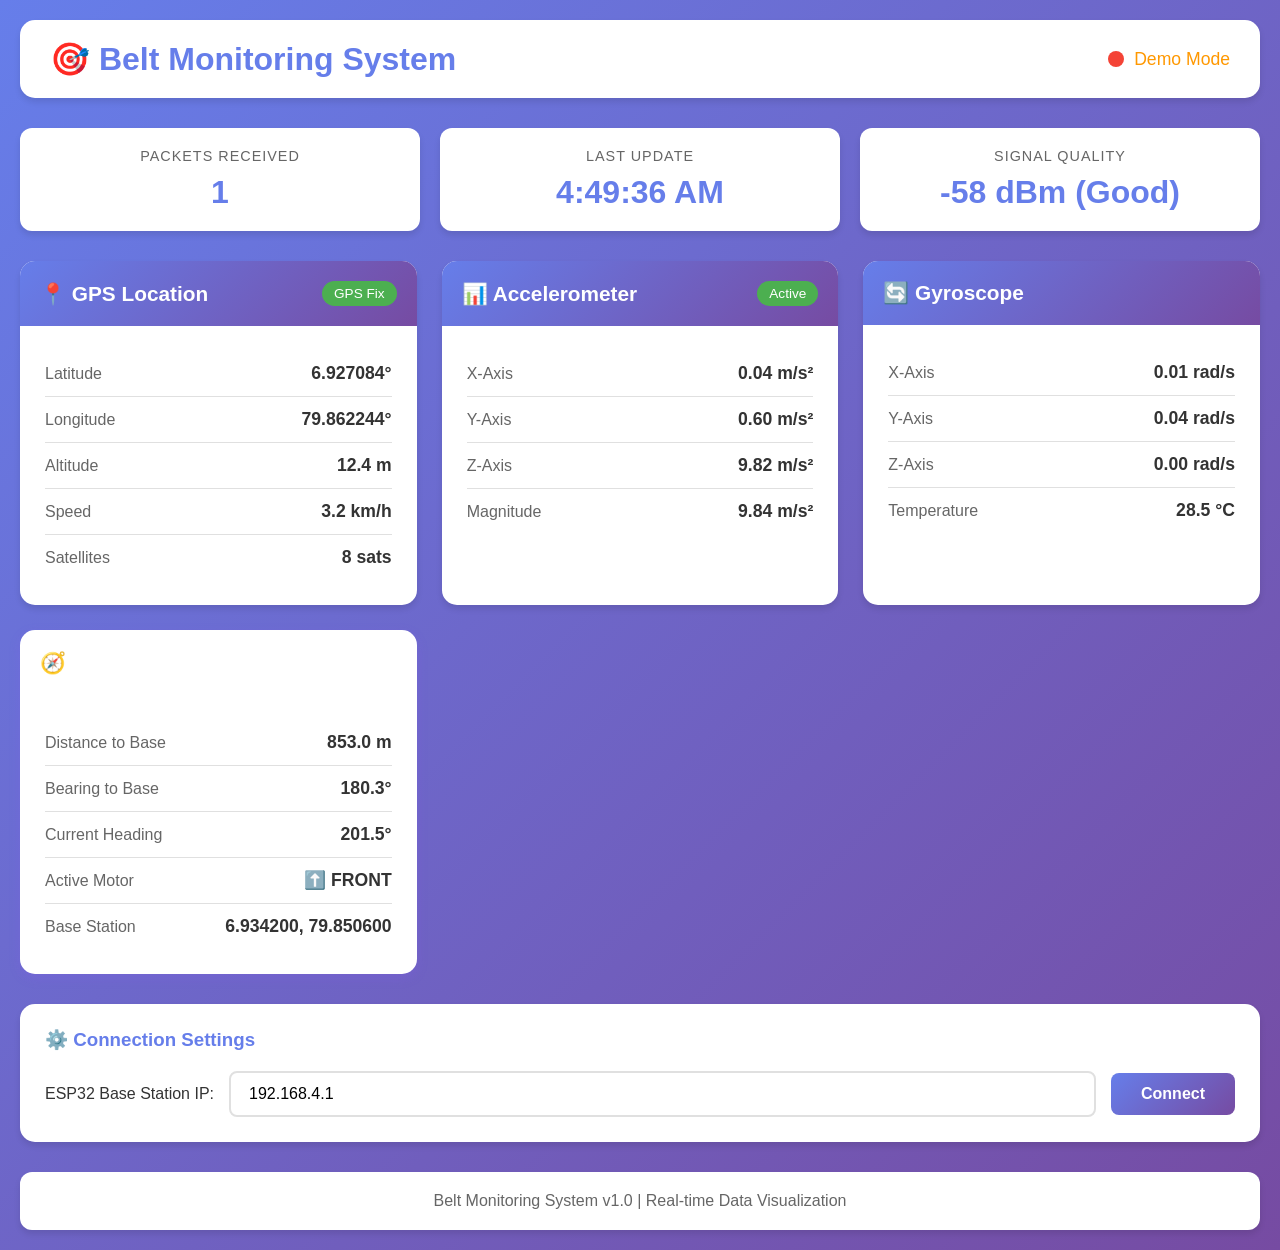
<file: frontend/index.html>
<!DOCTYPE html>
<html lang="en">
<head>
    <meta charset="UTF-8">
    <meta name="viewport" content="width=device-width, initial-scale=1.0">
    <title>Belt Monitoring Dashboard</title>
    <link rel="stylesheet" href="styles.css">
</head>
<body>
    <div class="container">
        <header>
            <h1>🎯 Belt Monitoring System</h1>
            <div class="connection-info">
                <span id="connectionStatus" class="status-dot disconnected"></span>
                <span id="connectionText">Disconnected</span>
            </div>
        </header>

        <!-- Status Bar -->
        <div class="status-bar">
            <div class="status-card">
                <div class="status-label">Packets Received</div>
                <div class="status-value" id="packetsReceived">0</div>
            </div>
            <div class="status-card">
                <div class="status-label">Last Update</div>
                <div class="status-value" id="lastUpdate">Never</div>
            </div>
            <div class="status-card">
                <div class="status-label">Signal Quality</div>
                <div class="status-value" id="signalQuality">--</div>
            </div>
        </div>

        <!-- Main Dashboard Grid -->
        <div class="dashboard-grid">
            <!-- GPS Card -->
            <div class="card">
                <div class="card-header">
                    <h2>📍 GPS Location</h2>
                    <span class="badge" id="gpsBadge">Waiting...</span>
                </div>
                <div class="card-body">
                    <div class="data-row">
                        <span class="label">Latitude</span>
                        <span class="value" id="gpsLat">--</span>
                    </div>
                    <div class="data-row">
                        <span class="label">Longitude</span>
                        <span class="value" id="gpsLng">--</span>
                    </div>
                    <div class="data-row">
                        <span class="label">Altitude</span>
                        <span class="value" id="gpsAlt">--</span>
                    </div>
                    <div class="data-row">
                        <span class="label">Speed</span>
                        <span class="value" id="gpsSpeed">--</span>
                    </div>
                    <div class="data-row">
                        <span class="label">Satellites</span>
                        <span class="value" id="gpsSats">--</span>
                    </div>
                </div>
            </div>

            <!-- Accelerometer Card -->
            <div class="card">
                <div class="card-header">
                    <h2>📊 Accelerometer</h2>
                    <span class="badge" id="imuBadge">Waiting...</span>
                </div>
                <div class="card-body">
                    <div class="data-row">
                        <span class="label">X-Axis</span>
                        <span class="value" id="accelX">--</span>
                    </div>
                    <div class="data-row">
                        <span class="label">Y-Axis</span>
                        <span class="value" id="accelY">--</span>
                    </div>
                    <div class="data-row">
                        <span class="label">Z-Axis</span>
                        <span class="value" id="accelZ">--</span>
                    </div>
                    <div class="data-row">
                        <span class="label">Magnitude</span>
                        <span class="value" id="accelMag">--</span>
                    </div>
                </div>
            </div>

            <!-- Gyroscope Card -->
            <div class="card">
                <div class="card-header">
                    <h2>🔄 Gyroscope</h2>
                </div>
                <div class="card-body">
                    <div class="data-row">
                        <span class="label">X-Axis</span>
                        <span class="value" id="gyroX">--</span>
                    </div>
                    <div class="data-row">
                        <span class="label">Y-Axis</span>
                        <span class="value" id="gyroY">--</span>
                    </div>
                    <div class="data-row">
                        <span class="label">Z-Axis</span>
                        <span class="value" id="gyroZ">--</span>
                    </div>
                    <div class="data-row">
                        <span class="label">Temperature</span>
                        <span class="value" id="imuTemp">--</span>
                    </div>
                </div>
            </div>
            
            <!-- Navigation Card (for haptic navigation example) -->
            <div class="card" id="navCard" style="display: none;">
                <div class="card-header">
                    <h2>🧭 Haptic Navigation</h2>
                    <span class="badge" id="navBadge">Active</span>
                </div>
                <div class="card-body">
                    <div class="data-row">
                        <span class="label">Distance to Base</span>
                        <span class="value" id="navDistance">--</span>
                    </div>
                    <div class="data-row">
                        <span class="label">Bearing to Base</span>
                        <span class="value" id="navBearing">--</span>
                    </div>
                    <div class="data-row">
                        <span class="label">Current Heading</span>
                        <span class="value" id="navHeading">--</span>
                    </div>
                    <div class="data-row">
                        <span class="label">Active Motor</span>
                        <span class="value" id="navActiveMotor">--</span>
                    </div>
                    <div class="data-row">
                        <span class="label">Base Station</span>
                        <span class="value" id="navBaseCoords">--</span>
                    </div>
                </div>
            </div>
        </div>

        <!-- Settings Panel -->
        <div class="settings-panel">
            <h3>⚙️ Connection Settings</h3>
            <div class="settings-input">
                <label for="espIP">ESP32 Base Station IP:</label>
                <input type="text" id="espIP" value="192.168.4.1" placeholder="192.168.4.1">
                <button onclick="connectToESP()">Connect</button>
            </div>
        </div>

        <!-- Footer -->
        <footer>
            <p>Belt Monitoring System v1.0 | Real-time Data Visualization</p>
        </footer>
    </div>

    <script src="app.js"></script>
</body>
</html>
</file>
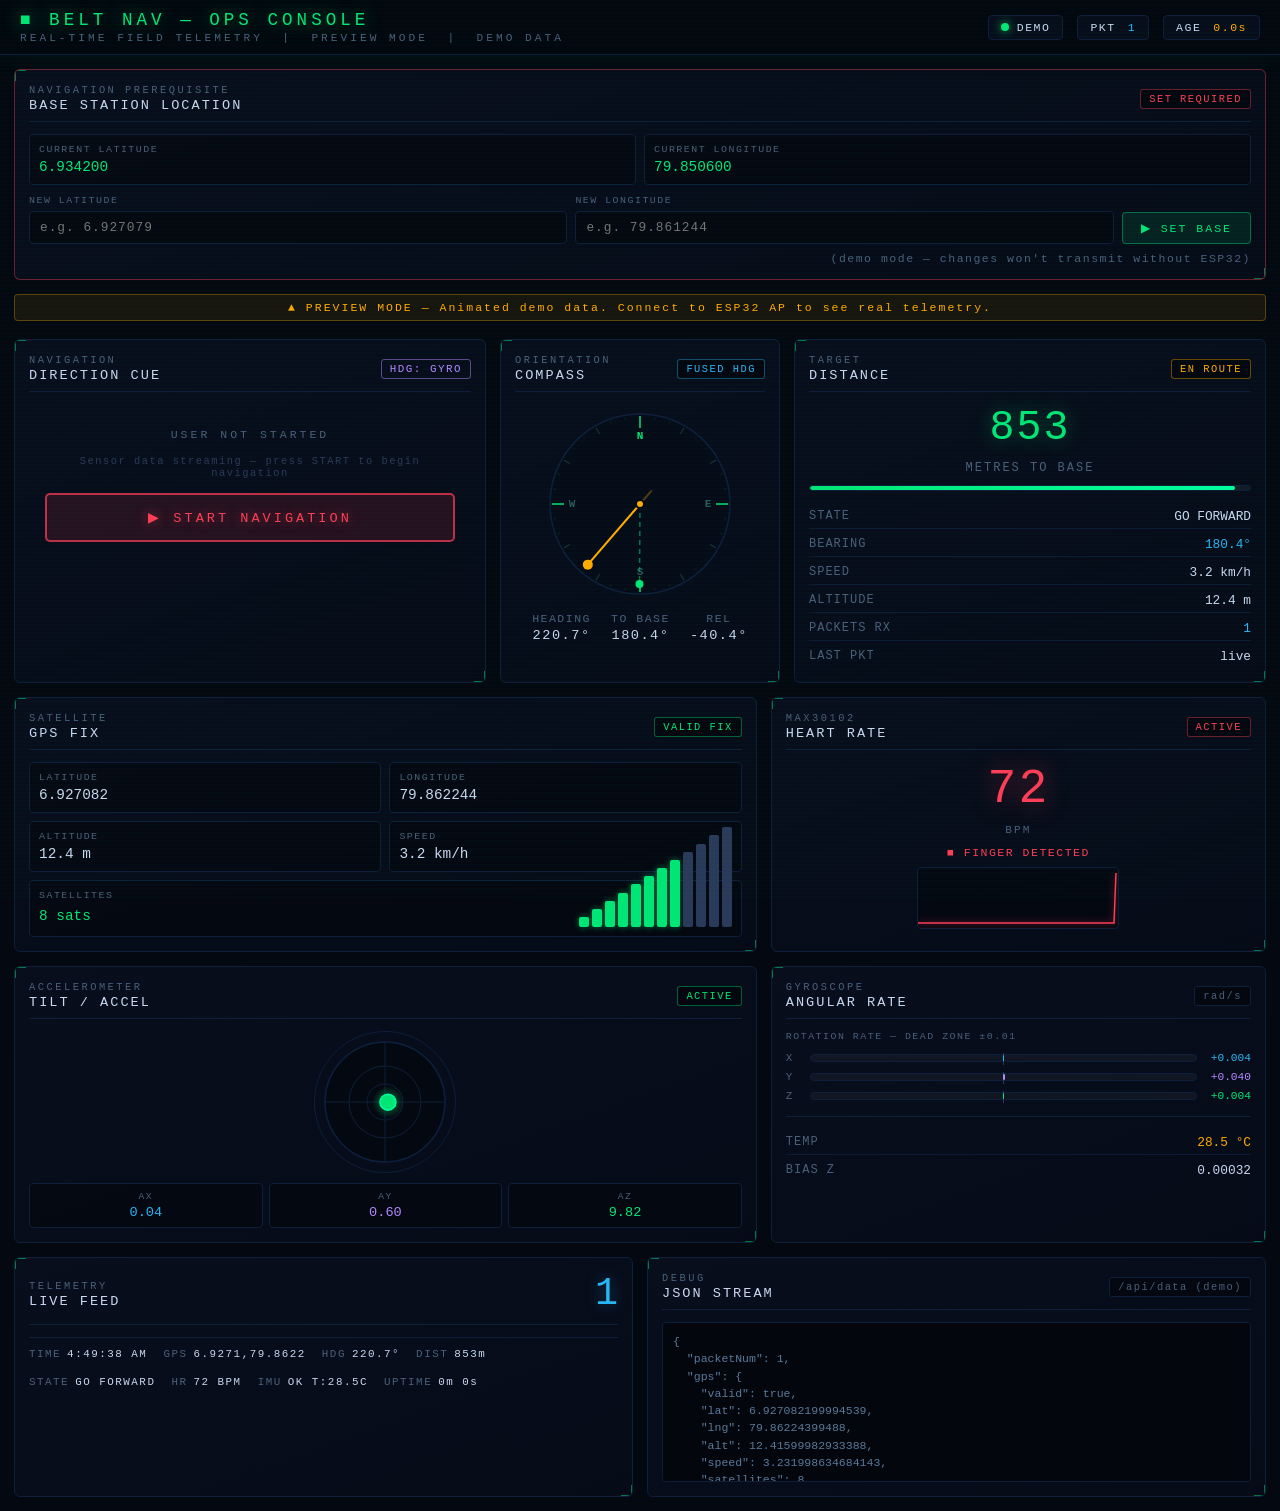
<file: frontend/dashboard-preview.html>
<!DOCTYPE html>
<html lang="en">
<head>
<meta charset="UTF-8">
<meta name="viewport" content="width=device-width,initial-scale=1">
<title>BELT NAV — OPS CONSOLE (PREVIEW)</title>
<style>
*{margin:0;padding:0;box-sizing:border-box}
:root{
  --bg:       #040810;
  --bg2:      #060c16;
  --panel:    #080e1c;
  --panel2:   #060b18;
  --border:   #0d1f3a;
  --green:    #00e676;
  --green2:   #00ff9d;
  --amber:    #ffab00;
  --red:      #ff3d57;
  --blue:     #29b6f6;
  --purple:   #b388ff;
  --dim:      #2a3a5a;
  --text:     #c8d8f0;
  --muted:    #4a607a;
  --font:     'Courier New', 'Lucida Console', monospace;
}
body::before{
  content:'';position:fixed;inset:0;pointer-events:none;z-index:9999;
  background:repeating-linear-gradient(0deg,transparent,transparent 2px,rgba(0,230,118,.018) 2px,rgba(0,230,118,.018) 4px);
}
body{font-family:var(--font);background:var(--bg);color:var(--text);min-height:100vh;overflow-x:hidden;}
.topbar{position:sticky;top:0;z-index:100;display:flex;align-items:center;justify-content:space-between;padding:10px 20px;background:rgba(4,8,16,.96);border-bottom:1px solid var(--border);box-shadow:0 0 30px rgba(0,230,118,.06);}
.brand{display:flex;flex-direction:column;gap:2px}
.brand-title{font-size:1.1rem;letter-spacing:4px;color:var(--green);text-transform:uppercase;text-shadow:0 0 18px rgba(0,230,118,.6);}
.brand-sub{font-size:.7rem;letter-spacing:3px;color:var(--muted)}
.topbar-right{display:flex;gap:14px;align-items:center}
.pill{display:flex;align-items:center;gap:8px;padding:5px 12px;border:1px solid var(--border);border-radius:4px;background:rgba(8,14,28,.9);font-size:.72rem;letter-spacing:1.5px;}
.dot{width:8px;height:8px;border-radius:50%;background:var(--red)}
.dot.live{background:var(--green);box-shadow:0 0 10px rgba(0,230,118,.8);animation:blink 1.4s infinite}
.dot.warn{background:var(--amber);box-shadow:0 0 10px rgba(255,171,0,.7)}
@keyframes blink{0%,100%{opacity:1}50%{opacity:.4}}
.wrap{max-width:1400px;margin:0 auto;padding:14px;display:flex;flex-direction:column;gap:14px}
.row{display:grid;gap:14px}
.row-top{grid-template-columns:1fr 280px 1fr}
.row-mid{grid-template-columns:1.5fr 1fr;grid-template-rows:auto auto;grid-template-areas:"gps hr" "tilt gyro"}
.row-bot{grid-template-columns:1fr 1fr}
.panel{background:linear-gradient(160deg,var(--panel) 0%,var(--panel2) 100%);border:1px solid var(--border);border-radius:6px;padding:14px;position:relative;overflow:hidden;}
.panel::before,.panel::after{content:'';position:absolute;width:10px;height:10px;border-color:var(--green);border-style:solid;opacity:.5;}
.panel::before{top:0;left:0;border-width:1px 0 0 1px}
.panel::after{bottom:0;right:0;border-width:0 1px 1px 0}
.ph{display:flex;align-items:center;justify-content:space-between;margin-bottom:12px;padding-bottom:8px;border-bottom:1px solid var(--border);}
.ph-label{font-size:.65rem;letter-spacing:2.5px;color:var(--muted);text-transform:uppercase}
.ph-title{font-size:.85rem;letter-spacing:2px;color:var(--text);text-transform:uppercase;margin-top:2px}
.tag{font-size:.65rem;letter-spacing:1.5px;padding:3px 8px;border:1px solid var(--border);border-radius:3px;color:var(--muted);background:rgba(0,0,0,.4);}
.tag.green{border-color:rgba(0,230,118,.4);color:var(--green)}
.tag.amber{border-color:rgba(255,171,0,.4);color:var(--amber)}
.tag.red{border-color:rgba(255,61,87,.4);color:var(--red)}
.tag.blue{border-color:rgba(41,182,246,.4);color:var(--blue)}
.nav-state-panel{display:flex;flex-direction:column;align-items:center;justify-content:center;padding:20px;gap:8px;}
.nav-state-text{font-size:1.5rem;letter-spacing:4px;text-transform:uppercase;text-align:center;transition:all .3s;}
.nav-state-text.arrived{color:var(--green);text-shadow:0 0 30px rgba(0,230,118,.8)}
.nav-state-text.forward{color:var(--green2);text-shadow:0 0 20px rgba(0,255,157,.5)}
.nav-state-text.turn{color:var(--amber);text-shadow:0 0 20px rgba(255,171,0,.5)}
.nav-state-text.back{color:var(--red);text-shadow:0 0 20px rgba(255,61,87,.5)}
.nav-state-text.nogps{color:var(--muted)}
.dir-arrow-wrap{display:flex;flex-direction:column;align-items:center;gap:6px;}
#dirArrowSvg{transition:transform .4s ease;filter:drop-shadow(0 0 12px rgba(0,230,118,.5))}
.dir-label{font-size:.7rem;letter-spacing:2px;color:var(--muted)}
.compass-wrap{display:flex;flex-direction:column;align-items:center;gap:8px;}
#compassCanvas{border-radius:50%}
.compass-vals{display:flex;gap:20px;justify-content:center;font-size:.72rem;letter-spacing:1.5px;color:var(--muted);}
.compass-vals span{display:flex;flex-direction:column;align-items:center;gap:3px}
.compass-vals .cv{color:var(--text);font-size:.85rem}
.dist-panel{display:flex;flex-direction:column;gap:10px}
.dist-num{font-size:2.6rem;letter-spacing:2px;color:var(--green);text-shadow:0 0 20px rgba(0,230,118,.4);text-align:center;}
.dist-unit{font-size:.75rem;letter-spacing:2px;color:var(--muted);text-align:center}
.meter-bar{height:6px;background:rgba(255,255,255,.06);border-radius:3px;overflow:hidden;border:1px solid var(--border);}
.meter-fill{height:100%;background:linear-gradient(90deg,var(--green),var(--green2));border-radius:3px;transition:width .6s ease;box-shadow:0 0 10px rgba(0,230,118,.4);}
.dist-rows{display:flex;flex-direction:column;gap:4px;margin-top:4px}
.drow{display:flex;justify-content:space-between;font-size:.75rem;padding:4px 0;border-bottom:1px solid rgba(13,31,58,.8)}
.drow:last-child{border:none}
.drow .dk{color:var(--muted);letter-spacing:1px}
.drow .dv{color:var(--text);font-size:.8rem}
.drow .dv.green{color:var(--green)}.drow .dv.amber{color:var(--amber)}.drow .dv.red{color:var(--red)}.drow .dv.blue{color:var(--blue)}
.gps-grid{display:grid;grid-template-columns:1fr 1fr;gap:8px}
.gps-stat{background:rgba(0,0,0,.3);border:1px solid var(--border);border-radius:4px;padding:9px;}
.gs-label{font-size:.62rem;letter-spacing:1.5px;color:var(--muted);text-transform:uppercase}
.gs-val{font-size:.9rem;margin-top:4px;color:var(--text)}
.gs-val.green{color:var(--green)}.gs-val.amber{color:var(--amber)}.gs-val.red{color:var(--red)}
.sat-bars{display:flex;align-items:flex-end;gap:3px;height:22px;margin-top:4px}
.sat-bar{width:10px;background:var(--dim);border-radius:2px;transition:all .4s}
.sat-bar.lit{background:var(--green);box-shadow:0 0 6px rgba(0,230,118,.5)}
.tilt-wrap{display:flex;flex-direction:column;align-items:center;gap:10px}
#tiltCanvas{border:1px solid var(--border);border-radius:50%}
.axis-grid{display:grid;grid-template-columns:repeat(3,1fr);gap:6px;width:100%}
.ax-box{background:rgba(0,0,0,.3);border:1px solid var(--border);border-radius:4px;text-align:center;padding:7px 4px;}
.ax-lbl{font-size:.6rem;letter-spacing:1.5px;color:var(--muted)}
.ax-val{font-size:.85rem;margin-top:3px}
.gyro-bars{display:flex;flex-direction:column;gap:7px;margin-top:4px}
.gbar-row{display:flex;align-items:center;gap:8px}
.gbar-label{font-size:.68rem;letter-spacing:1.5px;color:var(--muted);width:16px}
.gbar-track{flex:1;height:8px;background:rgba(255,255,255,.04);border:1px solid var(--border);border-radius:4px;position:relative;overflow:visible;}
.gbar-fill{position:absolute;top:0;height:100%;border-radius:4px;transition:all .15s ease;}
.gbar-center{position:absolute;top:-2px;left:50%;width:1px;height:12px;background:var(--dim)}
.gbar-val{font-size:.7rem;color:var(--text);width:46px;text-align:right}
.hr-wrap{display:flex;flex-direction:column;align-items:center;gap:8px}
.hr-num{font-size:3rem;letter-spacing:2px;text-align:center;transition:color .3s;}
.hr-num.active{color:var(--red);text-shadow:0 0 25px rgba(255,61,87,.5)}
.hr-num.inactive{color:var(--muted)}
.hr-unit{font-size:.7rem;letter-spacing:2px;color:var(--muted);text-align:center}
.hr-status{font-size:.72rem;letter-spacing:1.5px;text-align:center;margin-top:2px}
.hr-status.on{color:var(--red)}.hr-status.off{color:var(--muted)}
#hrCanvas{border:1px solid var(--border);border-radius:4px}
.hsrc{display:inline-flex;align-items:center;gap:5px;font-size:.68rem;letter-spacing:1.5px;padding:3px 8px;border:1px solid;border-radius:3px;}
.hsrc.GPS{border-color:rgba(41,182,246,.5);color:var(--blue)}
.hsrc.GYRO{border-color:rgba(179,136,255,.5);color:var(--purple)}
.hsrc.COMP{border-color:rgba(0,230,118,.4);color:var(--green)}
.hsrc.STALE{border-color:rgba(255,61,87,.4);color:var(--red);animation:blink 1s infinite}
.hsrc.NONE{border-color:var(--border);color:var(--muted)}
.raw-box{background:rgba(0,0,0,.5);border:1px solid var(--border);border-radius:4px;padding:10px;font-size:.72rem;color:#5a7a9a;max-height:160px;overflow:auto;white-space:pre-wrap;word-break:break-all;line-height:1.5;}
.ticker-row{display:flex;gap:16px;overflow:hidden;font-size:.68rem;letter-spacing:1.5px;color:var(--muted);border-top:1px solid var(--border);padding-top:10px;flex-wrap:wrap;}
.ticker-item{display:flex;gap:6px}
.tk{color:var(--muted)}.tv{color:var(--text)}
.pkt-count{font-size:2.4rem;color:var(--blue);text-shadow:0 0 15px rgba(41,182,246,.4);text-align:center;}
.pkt-label{font-size:.65rem;letter-spacing:2px;color:var(--muted);text-align:center}
.demo-banner{background:rgba(255,171,0,.08);border:1px solid rgba(255,171,0,.3);border-radius:4px;padding:6px 14px;font-size:.72rem;letter-spacing:2px;color:var(--amber);text-align:center;margin-bottom:4px;}
@media(max-width:1100px){.row-top{grid-template-columns:1fr 1fr}.row-mid{grid-template-columns:1fr 1fr}.row-bot{grid-template-columns:1fr}}
@media(max-width:680px){
  .row-top,.row-bot{grid-template-columns:1fr}
  .row-mid{grid-template-columns:1fr;grid-template-areas:"gps" "hr" "tilt" "gyro"}
  .topbar{flex-direction:column;gap:8px;align-items:flex-start}}
</style>
</head>
<body>

<header class="topbar">
  <div class="brand">
    <div class="brand-title">&#9632; BELT NAV — OPS CONSOLE</div>
    <div class="brand-sub">REAL-TIME FIELD TELEMETRY &nbsp;|&nbsp; PREVIEW MODE &nbsp;|&nbsp; DEMO DATA</div>
  </div>
  <div class="topbar-right">
    <div class="pill"><div class="dot live" id="connDot"></div><span id="connText" style="letter-spacing:1.5px">DEMO</span></div>
    <div class="pill">PKT <span id="pktTop" style="color:#29b6f6;margin-left:4px">0</span></div>
    <div class="pill">AGE <span id="ageTop" style="color:#ffab00;margin-left:4px">--</span></div>
  </div>
</header>

<main class="wrap">
  <div class="demo-banner">&#9650; PREVIEW MODE — Animated demo data. Connect to ESP32 AP to see real telemetry.</div>

  <div class="row row-top">
    <div class="panel">
      <div class="ph">
        <div><div class="ph-label">Navigation</div><div class="ph-title">Direction Cue</div></div>
        <span class="tag" id="hdgSrcTag">SRC: --</span>
      </div>

      <!-- STANDBY: shown until START is pressed -->
      <div id="navStandby" style="display:flex;flex-direction:column;align-items:center;justify-content:center;padding:24px 16px;gap:14px">
        <div style="font-size:.72rem;letter-spacing:3px;color:var(--muted);text-transform:uppercase;text-align:center">USER NOT STARTED</div>
        <div style="font-size:.65rem;letter-spacing:1.5px;color:var(--dim);text-align:center">Sensor data streaming &mdash; press START to begin navigation</div>
        <button onclick="startNav()" id="startNavBtn"
          style="background:rgba(255,61,87,.12);border:2px solid rgba(255,61,87,.7);color:#ff3d57;padding:14px 0;font-family:var(--font);font-size:.85rem;letter-spacing:3px;border-radius:5px;cursor:pointer;width:100%;transition:all .2s;text-shadow:0 0 12px rgba(255,61,87,.5)"
          onmouseover="this.style.background='rgba(255,61,87,.28)'" onmouseout="this.style.background='rgba(255,61,87,.12)'">
          &#9654; START NAVIGATION
        </button>
      </div>

      <!-- ACTIVE: shown when navigation is running -->
      <div class="nav-state-panel" id="navActive" style="display:none">
        <div class="dir-arrow-wrap">
          <svg id="dirArrowSvg" width="90" height="90" viewBox="-45 -45 90 90">
            <defs><filter id="glow"><feGaussianBlur stdDeviation="3" result="blur"/><feMerge><feMergeNode in="blur"/><feMergeNode in="SourceGraphic"/></feMerge></filter></defs>
            <polygon id="dirArrow" points="0,-36 12,-12 4,-12 4,36 -4,36 -4,-12 -12,-12" fill="#00e676" filter="url(#glow)" opacity="0.9"/>
            <circle r="5" fill="none" stroke="#00e676" stroke-width="1.5" opacity="0.5"/>
          </svg>
          <div class="dir-label" id="relBearLabel">REL BEARING: --</div>
        </div>
        <div class="nav-state-text nogps" id="navStateText">AWAITING GPS</div>
        <div style="font-size:.7rem;letter-spacing:2px;color:var(--muted);text-align:center" id="navSubtext">--</div>
        <button onclick="stopNav()"
          style="margin-top:10px;background:rgba(255,171,0,.08);border:1px solid rgba(255,171,0,.4);color:#ffab00;padding:7px 22px;font-family:var(--font);font-size:.68rem;letter-spacing:2px;border-radius:4px;cursor:pointer;transition:background .2s"
          onmouseover="this.style.background='rgba(255,171,0,.22)'" onmouseout="this.style.background='rgba(255,171,0,.08)'">
          &#9632; STOP NAV
        </button>
      </div>
    </div>

    <div class="panel">
      <div class="ph">
        <div><div class="ph-label">Orientation</div><div class="ph-title">Compass</div></div>
        <span class="tag blue">FUSED HDG</span>
      </div>
      <div class="compass-wrap">
        <canvas id="compassCanvas" width="200" height="200"></canvas>
        <div class="compass-vals">
          <span>HEADING<div class="cv" id="cvHeading">---°</div></span>
          <span>TO BASE<div class="cv" id="cvBearing">---°</div></span>
          <span>REL<div class="cv" id="cvRel">---°</div></span>
        </div>
      </div>
    </div>

    <div class="panel">
      <div class="ph">
        <div><div class="ph-label">Target</div><div class="ph-title">Distance</div></div>
        <span class="tag amber" id="arrivedTag">EN ROUTE</span>
      </div>
      <div class="dist-panel">
        <div class="dist-num" id="distNum">---</div>
        <div class="dist-unit">METRES TO BASE</div>
        <div class="meter-bar"><div class="meter-fill" id="distBar" style="width:0%"></div></div>
        <div class="dist-rows">
          <div class="drow"><span class="dk">STATE</span><span class="dv" id="dr-state">--</span></div>
          <div class="drow"><span class="dk">BEARING</span><span class="dv blue" id="dr-bearing">--</span></div>
          <div class="drow"><span class="dk">SPEED</span><span class="dv" id="dr-speed">--</span></div>
          <div class="drow"><span class="dk">ALTITUDE</span><span class="dv" id="dr-alt">--</span></div>
          <div class="drow"><span class="dk">PACKETS RX</span><span class="dv blue" id="dr-pkts">0</span></div>
          <div class="drow"><span class="dk">LAST PKT</span><span class="dv" id="dr-age">--</span></div>
        </div>
      </div>
    </div>
  </div>

  <div class="row row-mid">
    <div class="panel" style="grid-area:gps">
      <div class="ph">
        <div><div class="ph-label">Satellite</div><div class="ph-title">GPS Fix</div></div>
        <span class="tag green" id="gpsFixTag">VALID FIX</span>
      </div>
      <div class="gps-grid">
        <div class="gps-stat"><div class="gs-label">Latitude</div><div class="gs-val" id="g-lat">--</div></div>
        <div class="gps-stat"><div class="gs-label">Longitude</div><div class="gs-val" id="g-lng">--</div></div>
        <div class="gps-stat"><div class="gs-label">Altitude</div><div class="gs-val" id="g-alt">--</div></div>
        <div class="gps-stat"><div class="gs-label">Speed</div><div class="gs-val" id="g-spd">--</div></div>
      </div>
      <div class="gps-stat" style="margin-top:8px">
        <div class="gs-label">Satellites</div>
        <div style="display:flex;align-items:center;justify-content:space-between">
          <div class="gs-val green" id="g-sats">--</div>
          <div class="sat-bars" id="satBars"></div>
        </div>
      </div>
    </div>

    <div class="panel" style="grid-area:tilt">
      <div class="ph">
        <div><div class="ph-label">Accelerometer</div><div class="ph-title">Tilt / Accel</div></div>
        <span class="tag green" id="imuTag">ACTIVE</span>
      </div>
      <div class="tilt-wrap">
        <canvas id="tiltCanvas" width="140" height="140"></canvas>
        <div class="axis-grid">
          <div class="ax-box"><div class="ax-lbl">AX</div><div class="ax-val" id="a-x" style="color:#29b6f6">--</div></div>
          <div class="ax-box"><div class="ax-lbl">AY</div><div class="ax-val" id="a-y" style="color:#b388ff">--</div></div>
          <div class="ax-box"><div class="ax-lbl">AZ</div><div class="ax-val" id="a-z" style="color:#00e676">--</div></div>
        </div>
      </div>
    </div>

    <div class="panel" style="grid-area:gyro">
      <div class="ph">
        <div><div class="ph-label">Gyroscope</div><div class="ph-title">Angular Rate</div></div>
        <span class="tag">rad/s</span>
      </div>
      <div style="margin-top:4px">
        <div style="font-size:.62rem;letter-spacing:1.5px;color:var(--muted);margin-bottom:10px">ROTATION RATE — DEAD ZONE ±0.01</div>
        <div class="gyro-bars">
          <div class="gbar-row"><span class="gbar-label">X</span><div class="gbar-track"><div class="gbar-center"></div><div class="gbar-fill" id="gbx" style="background:#29b6f6"></div></div><span class="gbar-val" id="gv-x" style="color:#29b6f6">--</span></div>
          <div class="gbar-row"><span class="gbar-label">Y</span><div class="gbar-track"><div class="gbar-center"></div><div class="gbar-fill" id="gby" style="background:#b388ff"></div></div><span class="gbar-val" id="gv-y" style="color:#b388ff">--</span></div>
          <div class="gbar-row"><span class="gbar-label">Z</span><div class="gbar-track"><div class="gbar-center"></div><div class="gbar-fill" id="gbz" style="background:#00e676"></div></div><span class="gbar-val" id="gv-z" style="color:#00e676">--</span></div>
        </div>
        <div style="margin-top:14px;border-top:1px solid var(--border);padding-top:10px">
          <div class="dist-rows">
            <div class="drow"><span class="dk">TEMP</span><span class="dv amber" id="imu-temp">--</span></div>
            <div class="drow"><span class="dk">BIAS Z</span><span class="dv" id="imu-bias">--</span></div>
          </div>
        </div>
      </div>
    </div>

    <div class="panel" style="grid-area:hr">
      <div class="ph">
        <div><div class="ph-label">MAX30102</div><div class="ph-title">Heart Rate</div></div>
        <span class="tag red" id="hrTag">ACTIVE</span>
      </div>
      <div class="hr-wrap">
        <div class="hr-num active" id="hrNum">---</div>
        <div class="hr-unit">BPM</div>
        <div class="hr-status on" id="hrStatus">&#9632; FINGER DETECTED</div>
        <canvas id="hrCanvas" width="200" height="60"></canvas>
      </div>
    </div>
  </div>

  <div class="row row-bot">
    <div class="panel">
      <div class="ph">
        <div><div class="ph-label">Telemetry</div><div class="ph-title">Live Feed</div></div>
        <div class="pkt-count" id="pktBig">0</div>
      </div>
      <div class="ticker-row" id="ticker">
        <div class="ticker-item"><span class="tk">TIME</span><span class="tv" id="tk-time">--</span></div>
        <div class="ticker-item"><span class="tk">GPS</span><span class="tv" id="tk-gps">--</span></div>
        <div class="ticker-item"><span class="tk">HDG</span><span class="tv" id="tk-hdg">--°</span></div>
        <div class="ticker-item"><span class="tk">DIST</span><span class="tv" id="tk-dist">-- m</span></div>
        <div class="ticker-item"><span class="tk">STATE</span><span class="tv" id="tk-state">--</span></div>
        <div class="ticker-item"><span class="tk">HR</span><span class="tv" id="tk-hr">--</span></div>
        <div class="ticker-item"><span class="tk">IMU</span><span class="tv" id="tk-imu">--</span></div>
        <div class="ticker-item"><span class="tk">UPTIME</span><span class="tv" id="tk-uptime">--</span></div>
      </div>
    </div>
    <div class="panel">
      <div class="ph">
        <div><div class="ph-label">Debug</div><div class="ph-title">JSON Stream</div></div>
        <span class="tag">/api/data (demo)</span>
      </div>
      <div class="raw-box" id="rawJson">{}</div>
    </div>
  </div>

  <!-- BASE STATION LOCATION SETTER -->
  <div class="panel" id="baseSetPanel" style="order:-1;border-color:rgba(255,61,87,.4)">
    <div class="ph">
      <div><div class="ph-label">Navigation Prerequisite</div><div class="ph-title">Base Station Location</div></div>
      <span class="tag red" id="baseSetTag">SET REQUIRED</span>
    </div>
    <div style="display:grid;grid-template-columns:1fr 1fr;gap:8px;margin-bottom:10px">
      <div class="gps-stat">
        <div class="gs-label">Current Latitude</div>
        <div class="gs-val green" id="base-cur-lat">6.934200</div>
      </div>
      <div class="gps-stat">
        <div class="gs-label">Current Longitude</div>
        <div class="gs-val green" id="base-cur-lng">79.850600</div>
      </div>
    </div>
    <div style="display:grid;grid-template-columns:1fr 1fr auto;gap:8px;align-items:flex-end">
      <div>
        <div class="gs-label" style="margin-bottom:5px">New Latitude</div>
        <input id="inp-lat" type="number" step="0.000001" placeholder="e.g. 6.927079"
          style="width:100%;background:#040810;border:1px solid #0d1f3a;color:#c8d8f0;padding:8px 10px;font-family:var(--font);font-size:.8rem;border-radius:4px;letter-spacing:1px;outline:none">
      </div>
      <div>
        <div class="gs-label" style="margin-bottom:5px">New Longitude</div>
        <input id="inp-lng" type="number" step="0.000001" placeholder="e.g. 79.861244"
          style="width:100%;background:#040810;border:1px solid #0d1f3a;color:#c8d8f0;padding:8px 10px;font-family:var(--font);font-size:.8rem;border-radius:4px;letter-spacing:1px;outline:none">
      </div>
      <button onclick="setBase()"
        style="background:rgba(0,230,118,.1);border:1px solid rgba(0,230,118,.4);color:#00e676;padding:8px 18px;font-family:var(--font);font-size:.72rem;letter-spacing:2px;border-radius:4px;cursor:pointer;white-space:nowrap"
        onmouseover="this.style.background='rgba(0,230,118,.2)'" onmouseout="this.style.background='rgba(0,230,118,.1)'">
        &#9654; SET BASE
      </button>
    </div>
    <div id="base-msg" style="font-size:.72rem;letter-spacing:1.5px;color:var(--muted);text-align:right;margin-top:8px">(demo mode — changes won't transmit without ESP32)</div>
  </div>

</main>

<script>
// ── Demo data engine ─────────────────────────────────────────
var t = 0, pktNum = 0, startedAt = Date.now();
var hrHistory = new Array(100).fill(0);
var lastPacketAt = 0;

var NAV_STATES = ['>> GO FORWARD <<','>> TURN RIGHT','>> TURN LEFT','** ARRIVED **','>> TURN BACK'];
var HDG_SRCS   = ['COMP','GYRO','GPS','COMP','COMP'];

function demoData() {
  t += 0.04; pktNum++;
  var heading  = (220 + Math.sin(t*0.4)*40 + t*2) % 360;
  var bearing  = (180 + Math.sin(t*0.15)*60) % 360;
  var rel      = ((bearing - heading + 540) % 360) - 180;
  var dist     = 850 + Math.sin(t*0.2)*400;
  var stateIdx = dist < 15 ? 3 : rel > 45 ? 1 : rel < -45 ? 2 : Math.abs(rel) > 135 ? 4 : 0;
  var bpm      = 72 + Math.sin(t*0.3)*8;
  hrHistory.push(bpm); hrHistory.shift();
  return {
    packetNum: pktNum,
    gps: { valid:true, lat:6.927079+Math.sin(t*0.08)*0.001, lng:79.861244+Math.cos(t*0.08)*0.001,
           alt:12.4+Math.sin(t*0.2)*2, speed:3.2+Math.abs(Math.sin(t*0.4))*2, satellites:8 },
    imu: { valid:true, accel_x:Math.sin(t*1.1)*0.8, accel_y:Math.cos(t*0.9)*0.6,
           accel_z:9.81+Math.sin(t*1.3)*0.2, gyro_x:Math.sin(t*2.1)*0.05,
           gyro_y:Math.cos(t*1.7)*0.04, gyro_z:Math.sin(t*0.8)*0.12, temp:28.5+Math.sin(t*0.05)*1.5 },
    nav: { fused_heading:heading, bearing:bearing, rel_bearing:rel, distance:dist,
           state:NAV_STATES[stateIdx], heading_src:HDG_SRCS[pktNum%5], bias_z:0.00032 },
    hr:  { valid:true, finger:true, bpm:bpm }
  };
}

// ── Canvas helpers (same as embedded dashboard) ───────────────
var compassCv=document.getElementById('compassCanvas'), compassCtx=compassCv.getContext('2d');
var tiltCv=document.getElementById('tiltCanvas'), tiltCtx=tiltCv.getContext('2d');
var hrCv=document.getElementById('hrCanvas'), hrCtx=hrCv.getContext('2d');

function drawCompass(heading, bearing) {
  var cx=100,cy=100,r=90,ctx=compassCtx;
  ctx.clearRect(0,0,200,200);
  ctx.beginPath();ctx.arc(cx,cy,r,0,Math.PI*2);ctx.fillStyle='#060b18';ctx.fill();
  ctx.strokeStyle='#0d1f3a';ctx.lineWidth=1.5;ctx.stroke();
  for(var i=0;i<360;i+=10){
    var a=(i-90)*Math.PI/180,isMajor=i%90===0,isMid=i%30===0,len=isMajor?14:isMid?9:5;
    ctx.beginPath();ctx.moveTo(cx+Math.cos(a)*(r-len),cy+Math.sin(a)*(r-len));ctx.lineTo(cx+Math.cos(a)*(r-2),cy+Math.sin(a)*(r-2));
    ctx.strokeStyle=isMajor?'#00e676':isMid?'#1e4040':'#0d2020';ctx.lineWidth=isMajor?1.5:1;ctx.stroke();
  }
  [{l:'N',a:0},{l:'E',a:90},{l:'S',a:180},{l:'W',a:270}].forEach(function(c){
    var a=(c.a-90)*Math.PI/180,lx=cx+Math.cos(a)*(r-22),ly=cy+Math.sin(a)*(r-22);
    ctx.font='bold 11px Courier New';ctx.textAlign='center';ctx.textBaseline='middle';
    ctx.fillStyle=c.l==='N'?'#00e676':'#2a5a5a';ctx.fillText(c.l,lx,ly);
  });
  if(bearing!==null){
    var ba=(bearing-90)*Math.PI/180;
    ctx.beginPath();ctx.setLineDash([5,4]);ctx.moveTo(cx,cy);ctx.lineTo(cx+Math.cos(ba)*(r-6),cy+Math.sin(ba)*(r-6));
    ctx.strokeStyle='rgba(0,230,118,.5)';ctx.lineWidth=1.5;ctx.stroke();ctx.setLineDash([]);
    ctx.beginPath();ctx.arc(cx+Math.cos(ba)*(r-10),cy+Math.sin(ba)*(r-10),4,0,Math.PI*2);ctx.fillStyle='#00e676';ctx.fill();
  }
  if(heading!==null){
    var ha=(heading-90)*Math.PI/180;
    ctx.beginPath();ctx.moveTo(cx+Math.cos(ha)*(r-8),cy+Math.sin(ha)*(r-8));ctx.lineTo(cx,cy);
    ctx.strokeStyle='#ffab00';ctx.lineWidth=2;ctx.stroke();
    ctx.beginPath();ctx.arc(cx+Math.cos(ha)*(r-10),cy+Math.sin(ha)*(r-10),5,0,Math.PI*2);ctx.fillStyle='#ffab00';ctx.fill();
    ctx.beginPath();var ha2=ha+Math.PI;ctx.moveTo(cx,cy);ctx.lineTo(cx+Math.cos(ha2)*18,cy+Math.sin(ha2)*18);
    ctx.strokeStyle='rgba(255,171,0,.3)';ctx.lineWidth=2;ctx.stroke();
  }
  ctx.beginPath();ctx.arc(cx,cy,5,0,Math.PI*2);ctx.fillStyle='#040810';ctx.fill();
  ctx.beginPath();ctx.arc(cx,cy,3,0,Math.PI*2);ctx.fillStyle='#ffab00';ctx.fill();
}

function drawTilt(ax,ay){
  var cx=70,cy=70,r=60,ctx=tiltCtx;
  ctx.clearRect(0,0,140,140);
  ctx.beginPath();ctx.arc(cx,cy,r,0,Math.PI*2);ctx.fillStyle='#040810';ctx.fill();
  ctx.strokeStyle='#0d1f3a';ctx.lineWidth=1.5;ctx.stroke();
  [0.3,0.6,1.0].forEach(function(f){ctx.beginPath();ctx.arc(cx,cy,r*f,0,Math.PI*2);ctx.strokeStyle='#0d1f3a';ctx.lineWidth=1;ctx.stroke();});
  ctx.beginPath();ctx.moveTo(cx-r,cy);ctx.lineTo(cx+r,cy);ctx.moveTo(cx,cy-r);ctx.lineTo(cx,cy+r);ctx.strokeStyle='#0d1f3a';ctx.lineWidth=1;ctx.stroke();
  var g=9.81,bx=cx+(ay/g)*r*0.8,by=cy+(ax/g)*r*0.8,dx=bx-cx,dy=by-cy,dist=Math.sqrt(dx*dx+dy*dy);
  if(dist>r*0.85){bx=cx+dx/dist*r*0.85;by=cy+dy/dist*r*0.85;}
  var grd=ctx.createRadialGradient(bx,by,0,bx,by,16);grd.addColorStop(0,'rgba(0,230,118,.5)');grd.addColorStop(1,'rgba(0,230,118,0)');
  ctx.beginPath();ctx.arc(bx,by,16,0,Math.PI*2);ctx.fillStyle=grd;ctx.fill();
  ctx.beginPath();ctx.arc(bx,by,8,0,Math.PI*2);ctx.fillStyle='#00e676';ctx.fill();ctx.strokeStyle='#00ff9d';ctx.lineWidth=1.5;ctx.stroke();
}

function drawHR(bpm,finger){
  var w=200,h=60,ctx=hrCtx;
  ctx.clearRect(0,0,w,h);ctx.fillStyle='rgba(0,0,0,.3)';ctx.fillRect(0,0,w,h);
  if(!finger||hrHistory.every(function(v){return v===0;})){
    ctx.strokeStyle='#1e3a5a';ctx.lineWidth=1;ctx.beginPath();ctx.moveTo(0,h/2);ctx.lineTo(w,h/2);ctx.stroke();return;
  }
  var step=w/hrHistory.length,max=Math.max.apply(null,hrHistory)||1,min=Math.min.apply(null,hrHistory),range=max-min||1;
  ctx.strokeStyle='#ff3d57';ctx.lineWidth=1.5;ctx.shadowColor='rgba(255,61,87,.5)';ctx.shadowBlur=6;
  ctx.beginPath();
  hrHistory.forEach(function(v,i){var x=i*step,y=h-((v-min)/range)*(h-10)-5;if(i===0)ctx.moveTo(x,y);else ctx.lineTo(x,y);});
  ctx.stroke();ctx.shadowBlur=0;
}

function setGyroBar(fId,vId,val){
  var fill=document.getElementById(fId),label=document.getElementById(vId),pct=Math.min(Math.abs(val)/4*50,50);
  if(val>=0){fill.style.left='50%';fill.style.right='auto';fill.style.width=pct+'%';}
  else{fill.style.right='50%';fill.style.left='auto';fill.style.width=pct+'%';}
  label.textContent=(val>=0?'+':'')+val.toFixed(3);
}

function buildSatBars(count){
  var c=document.getElementById('satBars');c.innerHTML='';
  for(var i=0;i<12;i++){var b=document.createElement('div');b.className='sat-bar'+(i<count?' lit':'');b.style.height=(10+i*7/12*14)+'px';c.appendChild(b);}
}

function updateNavState(state,rel){
  var el=document.getElementById('navStateText'),sub=document.getElementById('navSubtext'),arr=document.getElementById('dirArrowSvg'),poly=document.getElementById('dirArrow');
  var cls='nogps',txt=state||'AWAITING GPS',subTxt='',color='#4a607a';
  if(!state){txt='AWAITING GPS';cls='nogps';}
  else if(state.indexOf('FORWARD')>=0){cls='forward';txt='&#9650; GO FORWARD';subTxt='STAY ON COURSE';color='#00ff9d';}
  else if(state.indexOf('RIGHT')>=0){cls='turn';txt='&#9654; TURN RIGHT';subTxt='ROTATE RIGHT';color='#ffab00';}
  else if(state.indexOf('LEFT')>=0){cls='turn';txt='&#9664; TURN LEFT';subTxt='ROTATE LEFT';color='#ffab00';}
  else if(state.indexOf('BACK')>=0){cls='back';txt='&#9660; TURN AROUND';subTxt='TARGET BEHIND YOU';color='#ff3d57';}
  else if(state.indexOf('ARRIVED')>=0){cls='arrived';txt='&#10003; ARRIVED';subTxt='TARGET REACHED';color='#00e676';}
  else if(state.indexOf('SET BASE')>=0){cls='nogps';txt='&#128273; BASE REQUIRED';subTxt='SET BASE LOCATION ABOVE';}
  else if(state.indexOf('STANDBY')>=0){cls='nogps';txt='&#9632; STANDBY';subTxt='PRESS START NAVIGATION';}
  el.className='nav-state-text '+cls;el.innerHTML=txt;sub.innerHTML=subTxt;
  poly.setAttribute('fill',color);arr.style.transform='rotate('+rel+'deg)';
  var aTag=document.getElementById('arrivedTag');
  if(state&&state.indexOf('SET BASE')>=0){aTag.textContent='LOCKED';aTag.className='tag red';}
  else if(state&&state.indexOf('STANDBY')>=0){aTag.textContent='STANDBY';aTag.className='tag';}
  else if(state&&state.indexOf('ARRIVED')>=0){aTag.textContent='ARRIVED';aTag.className='tag green';}
  else{aTag.textContent='EN ROUTE';aTag.className='tag amber';}
}

// ── Main render ───────────────────────────────────────────────
function render(d) {
  lastPacketAt=Date.now();
  var g=d.gps,imu=d.imu,nav=d.nav,hr=d.hr;
  document.getElementById('pktTop').textContent=d.packetNum;
  document.getElementById('pktBig').textContent=d.packetNum;
  document.getElementById('dr-pkts').textContent=d.packetNum;
  document.getElementById('g-lat').textContent=g.lat.toFixed(6);
  document.getElementById('g-lng').textContent=g.lng.toFixed(6);
  document.getElementById('g-alt').textContent=g.alt.toFixed(1)+' m';
  document.getElementById('g-spd').textContent=g.speed.toFixed(1)+' km/h';
  document.getElementById('g-sats').textContent=g.satellites+' sats';
  buildSatBars(g.satellites);
  document.getElementById('a-x').textContent=imu.accel_x.toFixed(2);
  document.getElementById('a-y').textContent=imu.accel_y.toFixed(2);
  document.getElementById('a-z').textContent=imu.accel_z.toFixed(2);
  setGyroBar('gbx','gv-x',imu.gyro_x);setGyroBar('gby','gv-y',imu.gyro_y);setGyroBar('gbz','gv-z',imu.gyro_z);
  document.getElementById('imu-temp').textContent=imu.temp.toFixed(1)+' °C';
  document.getElementById('imu-bias').textContent=nav.bias_z.toFixed(5);
  drawTilt(imu.accel_x,imu.accel_y);
  drawCompass(nav.fused_heading,nav.bearing);
  updateNavState(nav.state,nav.rel_bearing);
  document.getElementById('cvHeading').textContent=nav.fused_heading.toFixed(1)+'°';
  document.getElementById('cvBearing').textContent=nav.bearing.toFixed(1)+'°';
  document.getElementById('cvRel').textContent=(nav.rel_bearing>0?'+':'')+nav.rel_bearing.toFixed(1)+'°';
  document.getElementById('relBearLabel').textContent='REL BEARING: '+(nav.rel_bearing>0?'+':'')+nav.rel_bearing.toFixed(1)+'°';
  document.getElementById('distNum').textContent=nav.distance>1000?(nav.distance/1000).toFixed(2)+' km':Math.round(nav.distance);
  document.getElementById('distBar').style.width=Math.max(0,Math.min(100,(1-nav.distance/25000)*100))+'%';
  document.getElementById('dr-state').textContent=nav.state.replace(/[<>*]/g,'').trim();
  document.getElementById('dr-bearing').textContent=nav.bearing.toFixed(1)+'°';
  document.getElementById('dr-speed').textContent=g.speed.toFixed(1)+' km/h';
  document.getElementById('dr-alt').textContent=g.alt.toFixed(1)+' m';
  var hdgEl=document.getElementById('hdgSrcTag');hdgEl.className='hsrc '+nav.heading_src.trim();hdgEl.textContent='HDG: '+nav.heading_src.trim();
  document.getElementById('hrNum').textContent=Math.round(hr.bpm);
  document.getElementById('hrNum').className='hr-num active';
  drawHR(hr.bpm,hr.finger);
  var now=new Date();
  document.getElementById('tk-time').textContent=now.toLocaleTimeString();
  document.getElementById('tk-gps').textContent=g.lat.toFixed(4)+','+g.lng.toFixed(4);
  document.getElementById('tk-hdg').textContent=nav.fused_heading.toFixed(1)+'°';
  document.getElementById('tk-dist').textContent=nav.distance>1000?(nav.distance/1000).toFixed(1)+'km':Math.round(nav.distance)+'m';
  document.getElementById('tk-state').textContent=nav.state.replace(/[<>*]/g,'').trim();
  document.getElementById('tk-hr').textContent=Math.round(hr.bpm)+' BPM';
  document.getElementById('tk-imu').textContent='OK T:'+imu.temp.toFixed(1)+'C';
  var up=Math.floor((Date.now()-startedAt)/1000);document.getElementById('tk-uptime').textContent=Math.floor(up/60)+'m '+(up%60)+'s';
  document.getElementById('rawJson').textContent=JSON.stringify(d,null,2);
  document.getElementById('ageTop').textContent='0.0s';document.getElementById('dr-age').textContent='live';
}

// ── Navigation start/stop ─────────────────────────────
var navRunning = false;
function setNavRunning(active) {
  navRunning = active;
  document.getElementById('navStandby').style.display = active ? 'none' : 'flex';
  document.getElementById('navActive').style.display  = active ? 'flex' : 'none';
}
function startNav() {
  // Demo mode: just switch display
  setNavRunning(true);
  var bTag = document.getElementById('baseSetTag');
  var bPanel = document.getElementById('baseSetPanel');
  if(bTag){ bTag.textContent='NAV ACTIVE'; bTag.className='tag green'; }
  if(bPanel) bPanel.style.borderColor='rgba(0,230,118,.4)';
}
function stopNav() { setNavRunning(false); }

// ── Set base station coordinates ─────────────────────────────
function setBase() {
  var lat = parseFloat(document.getElementById('inp-lat').value);
  var lng = parseFloat(document.getElementById('inp-lng').value);
  var msg = document.getElementById('base-msg');
  if (isNaN(lat) || isNaN(lng) || lat < -90 || lat > 90 || lng < -180 || lng > 180) {
    msg.style.color = '#ff3d57'; msg.textContent = 'INVALID COORDINATES'; return;
  }
  // In demo mode just update display directly
  document.getElementById('base-cur-lat').textContent = lat.toFixed(6);
  document.getElementById('base-cur-lng').textContent = lng.toFixed(6);
  document.getElementById('inp-lat').value = '';
  document.getElementById('inp-lng').value = '';
  msg.style.color = '#00e676';
  msg.textContent = 'BASE SET ✓  ' + lat.toFixed(6) + ', ' + lng.toFixed(6) + '  (demo)';
  var bTag = document.getElementById('baseSetTag');
  var bPanel = document.getElementById('baseSetPanel');
  if(bTag){ bTag.textContent='NAV ACTIVE'; bTag.className='tag green'; }
  if(bPanel) bPanel.style.borderColor='rgba(0,230,118,.4)';
}

// ── Init & loop ───────────────────────────────────────────────
drawCompass(null,null);drawTilt(0,0);drawHR(0,false);buildSatBars(0);
setInterval(function(){render(demoData());},2000);
render(demoData());
</script>
</body>
</html>
</file>
<file: frontend/styles.css>
/* ===========================
   Global Styles
   =========================== */
* {
    margin: 0;
    padding: 0;
    box-sizing: border-box;
}

:root {
    --primary-color: #667eea;
    --secondary-color: #764ba2;
    --success-color: #4CAF50;
    --danger-color: #f44336;
    --warning-color: #ff9800;
    --text-dark: #333;
    --text-light: #666;
    --bg-light: #f5f7fa;
    --card-bg: #ffffff;
    --border-color: #e0e0e0;
    --shadow: 0 4px 6px rgba(0, 0, 0, 0.1);
}

body {
    font-family: 'Segoe UI', Tahoma, Geneva, Verdana, sans-serif;
    background: linear-gradient(135deg, var(--primary-color) 0%, var(--secondary-color) 100%);
    color: var(--text-dark);
    min-height: 100vh;
    padding: 20px;
}

.container {
    max-width: 1400px;
    margin: 0 auto;
}

/* ===========================
   Header
   =========================== */
header {
    background: var(--card-bg);
    padding: 20px 30px;
    border-radius: 15px;
    box-shadow: var(--shadow);
    margin-bottom: 30px;
    display: flex;
    justify-content: space-between;
    align-items: center;
}

header h1 {
    color: var(--primary-color);
    font-size: 2em;
}

.connection-info {
    display: flex;
    align-items: center;
    gap: 10px;
    font-size: 1.1em;
}

.status-dot {
    width: 16px;
    height: 16px;
    border-radius: 50%;
    display: inline-block;
    animation: pulse 2s infinite;
}

.status-dot.connected {
    background: var(--success-color);
}

.status-dot.disconnected {
    background: var(--danger-color);
}

@keyframes pulse {
    0%, 100% { opacity: 1; }
    50% { opacity: 0.5; }
}

/* ===========================
   Status Bar
   =========================== */
.status-bar {
    display: grid;
    grid-template-columns: repeat(auto-fit, minmax(250px, 1fr));
    gap: 20px;
    margin-bottom: 30px;
}

.status-card {
    background: var(--card-bg);
    padding: 20px;
    border-radius: 12px;
    box-shadow: var(--shadow);
    text-align: center;
    transition: transform 0.3s ease;
}

.status-card:hover {
    transform: translateY(-5px);
}

.status-label {
    color: var(--text-light);
    font-size: 0.9em;
    margin-bottom: 10px;
    text-transform: uppercase;
    letter-spacing: 1px;
}

.status-value {
    color: var(--primary-color);
    font-size: 2em;
    font-weight: bold;
}

/* ===========================
   Dashboard Grid
   =========================== */
.dashboard-grid {
    display: grid;
    grid-template-columns: repeat(auto-fit, minmax(350px, 1fr));
    gap: 25px;
    margin-bottom: 30px;
}

/* ===========================
   Cards
   =========================== */
.card {
    background: var(--card-bg);
    border-radius: 15px;
    box-shadow: var(--shadow);
    overflow: hidden;
    transition: transform 0.3s ease, box-shadow 0.3s ease;
}

.card:hover {
    transform: translateY(-5px);
    box-shadow: 0 6px 12px rgba(0, 0, 0, 0.15);
}

.card-header {
    background: linear-gradient(135deg, var(--primary-color), var(--secondary-color));
    color: white;
    padding: 20px;
    display: flex;
    justify-content: space-between;
    align-items: center;
}

.card-header h2 {
    font-size: 1.3em;
    font-weight: 600;
}

.badge {
    background: rgba(255, 255, 255, 0.2);
    padding: 5px 12px;
    border-radius: 20px;
    font-size: 0.85em;
    font-weight: 500;
}

.badge.success {
    background: var(--success-color);
}

.badge.warning {
    background: var(--warning-color);
}

.card-body {
    padding: 25px;
}

/* ===========================
   Data Rows
   =========================== */
.data-row {
    display: flex;
    justify-content: space-between;
    align-items: center;
    padding: 12px 0;
    border-bottom: 1px solid var(--border-color);
}

.data-row:last-child {
    border-bottom: none;
}

.data-row .label {
    color: var(--text-light);
    font-weight: 500;
}

.data-row .value {
    color: var(--text-dark);
    font-weight: 600;
    font-size: 1.1em;
}

/* ===========================
   Motor Groups
   =========================== */
.motor-group {
    margin-bottom: 20px;
}

.motor-group:last-child {
    margin-bottom: 0;
}

.motor-group h3 {
    color: var(--primary-color);
    font-size: 1em;
    margin-bottom: 10px;
    padding-bottom: 8px;
    border-bottom: 2px solid var(--primary-color);
}

/* ===========================
   Navigation Card (Haptic Nav)
   =========================== */
#navCard {
    border: 2px solid var(--accent-color);
    box-shadow: 0 4px 12px rgba(139, 92, 246, 0.2);
    animation: navCardGlow 3s ease-in-out infinite;
}

@keyframes navCardGlow {
    0%, 100% { box-shadow: 0 4px 12px rgba(139, 92, 246, 0.2); }
    50% { box-shadow: 0 4px 20px rgba(139, 92, 246, 0.4); }
}

#navCard .card-header {
    background: linear-gradient(135deg, var(--accent-color) 0%, #6366f1 100%);
}

#navBadge {
    animation: pulseGlow 2s ease-in-out infinite;
}

@keyframes pulseGlow {
    0%, 100% { opacity: 1; transform: scale(1); }
    50% { opacity: 0.8; transform: scale(1.05); }
}

#navCard .badge.success {
    background: linear-gradient(135deg, #10b981 0%, #059669 100%);
}

#navCard .badge.warning {
    background: linear-gradient(135deg, #f59e0b 0%, #d97706 100%);
}

/* ===========================
   Settings Panel
   =========================== */
.settings-panel {
    background: var(--card-bg);
    padding: 25px;
    border-radius: 15px;
    box-shadow: var(--shadow);
    margin-bottom: 30px;
}

.settings-panel h3 {
    color: var(--primary-color);
    margin-bottom: 20px;
}

.settings-input {
    display: flex;
    gap: 15px;
    align-items: center;
}

.settings-input label {
    font-weight: 500;
    white-space: nowrap;
}

.settings-input input {
    flex: 1;
    padding: 12px 18px;
    border: 2px solid var(--border-color);
    border-radius: 8px;
    font-size: 1em;
    transition: border-color 0.3s ease;
}

.settings-input input:focus {
    outline: none;
    border-color: var(--primary-color);
}

.settings-input button {
    padding: 12px 30px;
    background: linear-gradient(135deg, var(--primary-color), var(--secondary-color));
    color: white;
    border: none;
    border-radius: 8px;
    font-size: 1em;
    font-weight: 600;
    cursor: pointer;
    transition: transform 0.2s ease, box-shadow 0.2s ease;
}

.settings-input button:hover {
    transform: translateY(-2px);
    box-shadow: 0 4px 8px rgba(0, 0, 0, 0.2);
}

.settings-input button:active {
    transform: translateY(0);
}

/* ===========================
   Footer
   =========================== */
footer {
    background: var(--card-bg);
    padding: 20px;
    border-radius: 12px;
    box-shadow: var(--shadow);
    text-align: center;
    color: var(--text-light);
}

/* ===========================
   Responsive Design
   =========================== */
@media (max-width: 768px) {
    header {
        flex-direction: column;
        gap: 15px;
        text-align: center;
    }

    header h1 {
        font-size: 1.5em;
    }

    .status-bar {
        grid-template-columns: 1fr;
    }

    .dashboard-grid {
        grid-template-columns: 1fr;
    }

    .settings-input {
        flex-direction: column;
        align-items: stretch;
    }
}

/* ===========================
   Animations
   =========================== */
@keyframes fadeIn {
    from {
        opacity: 0;
        transform: translateY(20px);
    }
    to {
        opacity: 1;
        transform: translateY(0);
    }
}

.card {
    animation: fadeIn 0.5s ease;
}

.status-card {
    animation: fadeIn 0.5s ease;
}

/* ===========================
   Utility Classes
   =========================== */
.text-success {
    color: var(--success-color);
}

.text-danger {
    color: var(--danger-color);
}

.text-warning {
    color: var(--warning-color);
}

.no-data {
    color: var(--text-light);
    font-style: italic;
}
</file>
